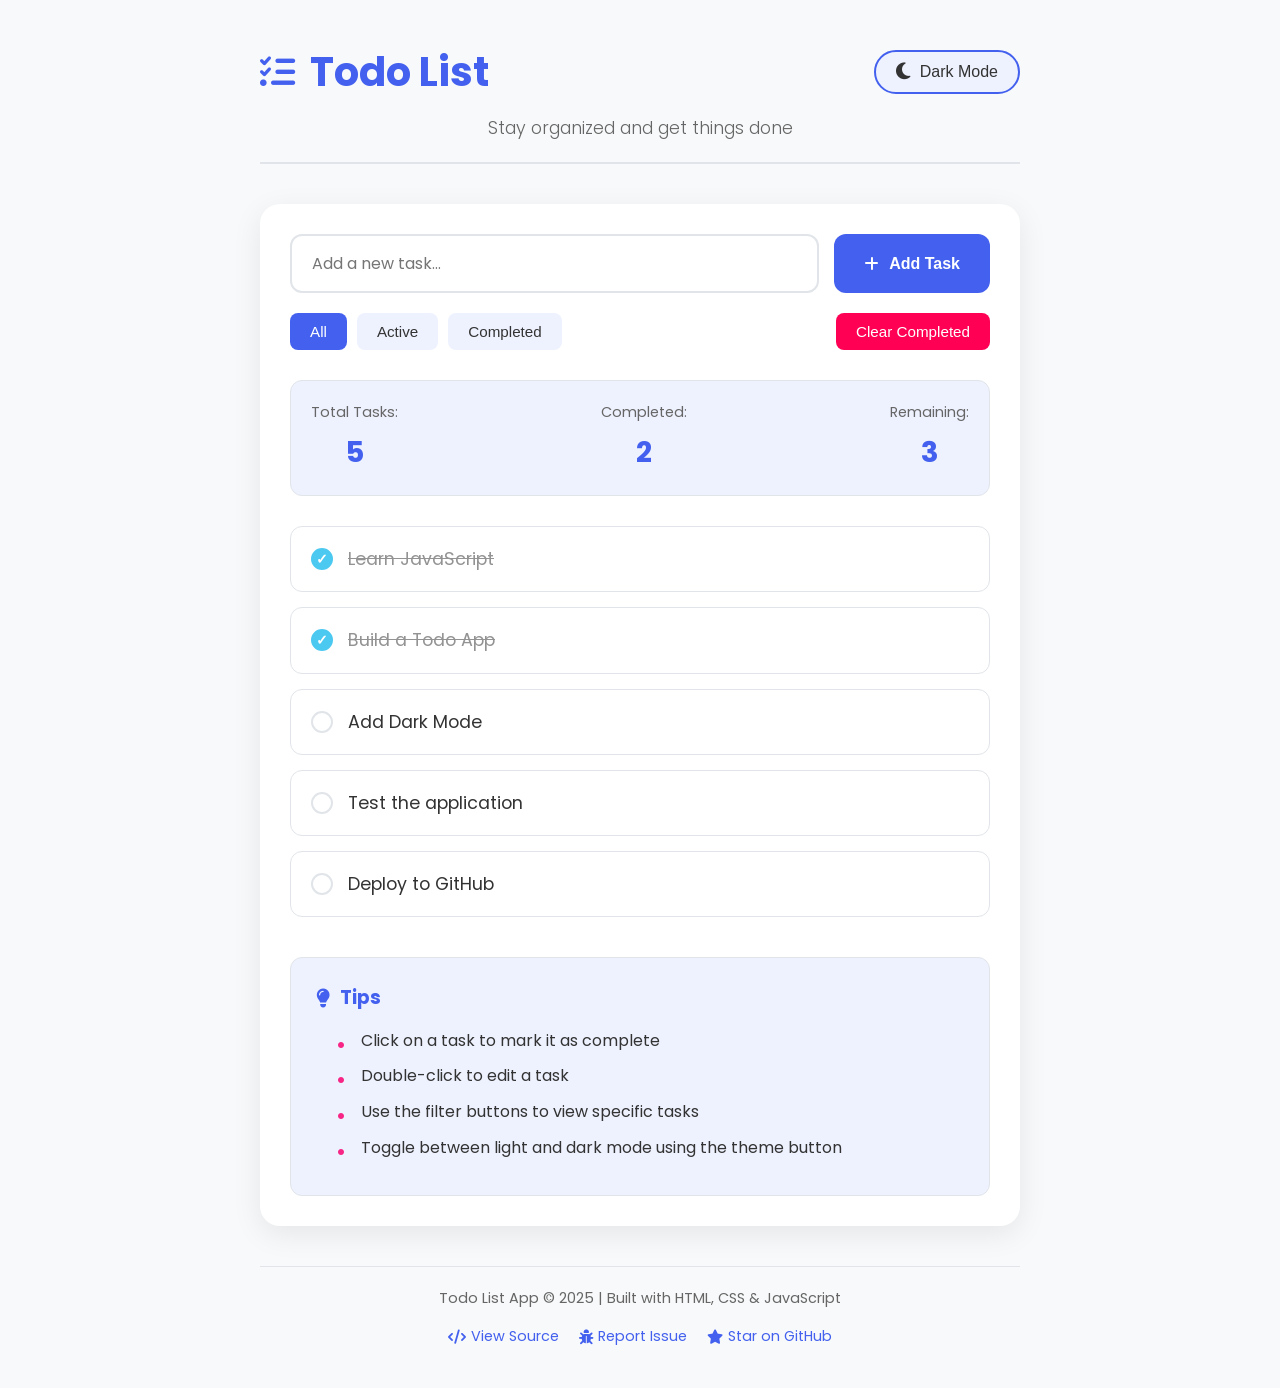
<file: index.html>
<!DOCTYPE html>
<html lang="en">
<head>
    <meta charset="UTF-8">
    <meta name="viewport" content="width=device-width, initial-scale=1.0">
    <title>Todo List App - Light/Dark Theme</title>
    <link rel="stylesheet" href="style.css">
    <link rel="stylesheet" href="https://cdnjs.cloudflare.com/ajax/libs/font-awesome/6.4.0/css/all.min.css">
    <link rel="preconnect" href="https://fonts.googleapis.com">
    <link rel="preconnect" href="https://fonts.gstatic.com" crossorigin>
    <link href="https://fonts.googleapis.com/css2?family=Poppins:wght@300;400;500;600;700&family=Roboto:wght@300;400;500&display=swap" rel="stylesheet">
</head>
<body>
    <div class="container">
        <header>
            <div class="header-content">
                <h1><i class="fas fa-tasks"></i> Todo List</h1>
                <div class="theme-switcher">
                    <button id="theme-toggle" class="theme-btn">
                        <i class="fas fa-moon"></i>
                        <span class="theme-text">Dark Mode</span>
                    </button>
                </div>
            </div>
            <p class="subtitle">Stay organized and get things done</p>
        </header>

        <main>
            <div class="todo-container">
                <div class="input-section">
                    <div class="input-group">
                        <input type="text" id="todo-input" placeholder="Add a new task...">
                        <button id="add-btn" class="add-btn">
                            <i class="fas fa-plus"></i> Add Task
                        </button>
                    </div>
                    <div class="filter-section">
                        <button class="filter-btn active" data-filter="all">All</button>
                        <button class="filter-btn" data-filter="active">Active</button>
                        <button class="filter-btn" data-filter="completed">Completed</button>
                        <button id="clear-completed" class="clear-btn">Clear Completed</button>
                    </div>
                </div>

                <div class="stats">
                    <div class="stat-item">
                        <span class="stat-label">Total Tasks:</span>
                        <span id="total-tasks" class="stat-value">0</span>
                    </div>
                    <div class="stat-item">
                        <span class="stat-label">Completed:</span>
                        <span id="completed-tasks" class="stat-value">0</span>
                    </div>
                    <div class="stat-item">
                        <span class="stat-label">Remaining:</span>
                        <span id="remaining-tasks" class="stat-value">0</span>
                    </div>
                </div>

                <div id="todo-list" class="todo-list">
                    <!-- Tasks will be dynamically added here -->
                    <div class="empty-state">
                        <i class="fas fa-clipboard-list"></i>
                        <h3>No tasks yet</h3>
                        <p>Add your first task above to get started!</p>
                    </div>
                </div>

                <div class="instructions">
                    <h3><i class="fas fa-lightbulb"></i> Tips</h3>
                    <ul>
                        <li>Click on a task to mark it as complete</li>
                        <li>Double-click to edit a task</li>
                        <li>Use the filter buttons to view specific tasks</li>
                        <li>Toggle between light and dark mode using the theme button</li>
                    </ul>
                </div>
            </div>
        </main>

        <footer>
            <p>Todo List App &copy; 2025 | Built with HTML, CSS & JavaScript</p>
            <div class="footer-links">
                <a href="#" class="footer-link"><i class="fas fa-code"></i> View Source</a>
                <a href="#" class="footer-link"><i class="fas fa-bug"></i> Report Issue</a>
                <a href="#" class="footer-link"><i class="fas fa-star"></i> Star on GitHub</a>
            </div>
        </footer>
    </div>

    <script src="script.js"></script>
</body>
</html>
</file>
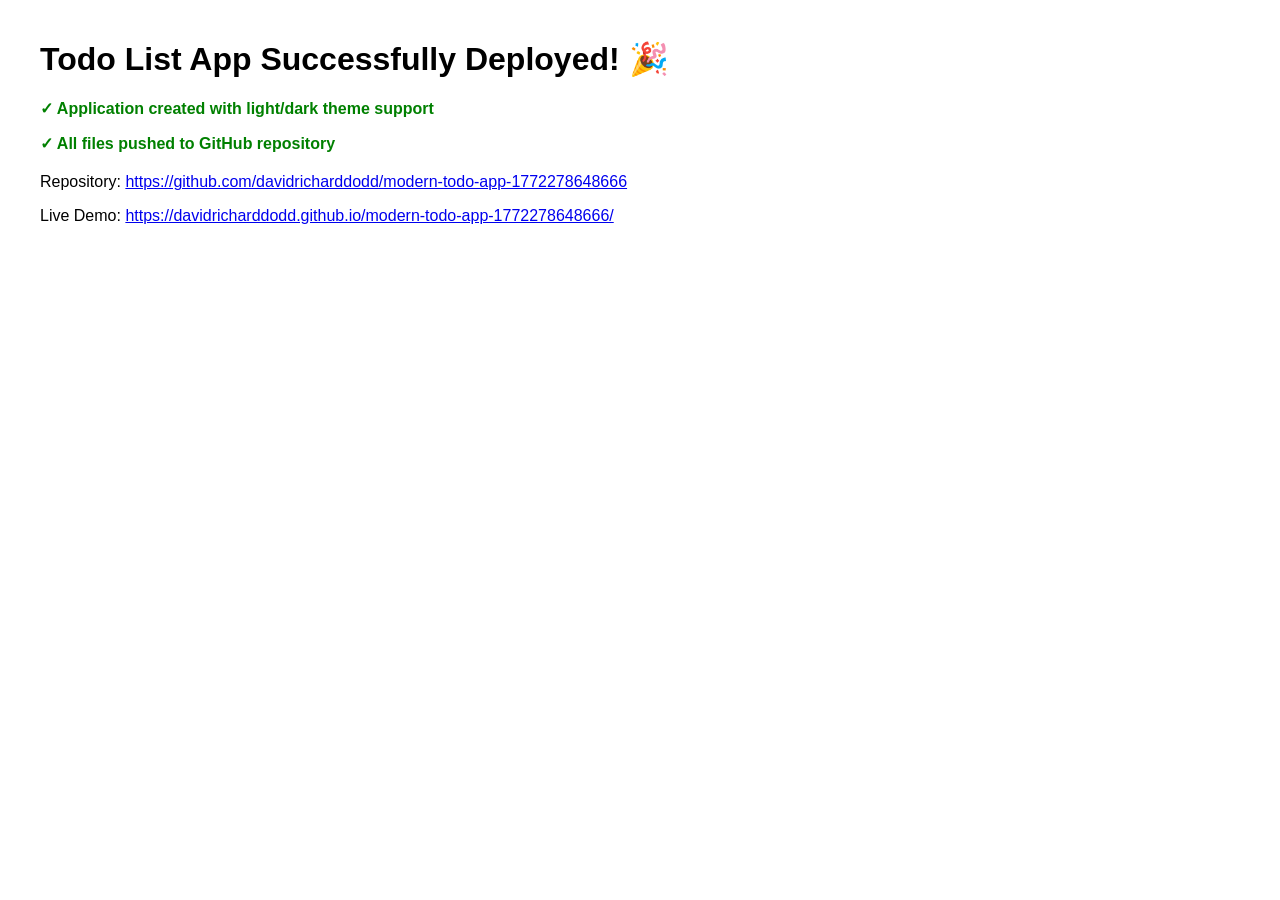
<file: deployment-success.html>
<!DOCTYPE html>
<html>
<head>
    <title>Test - Todo App Deployed</title>
    <style>
        body { font-family: Arial, sans-serif; margin: 40px; }
        .success { color: green; font-weight: bold; }
        .repo-link { margin-top: 20px; }
    </style>
</head>
<body>
    <h1>Todo List App Successfully Deployed! 🎉</h1>
    <p class="success">✓ Application created with light/dark theme support</p>
    <p class="success">✓ All files pushed to GitHub repository</p>
    <div class="repo-link">
        <p>Repository: <a href="https://github.com/davidricharddodd/modern-todo-app-1772278648666" target="_blank">https://github.com/davidricharddodd/modern-todo-app-1772278648666</a></p>
        <p>Live Demo: <a href="https://davidricharddodd.github.io/modern-todo-app-1772278648666/" target="_blank">https://davidricharddodd.github.io/modern-todo-app-1772278648666/</a></p>
    </div>
</body>
</html>
</file>
<file: style.css>
/* Reset and Base Styles */
* {
    margin: 0;
    padding: 0;
    box-sizing: border-box;
}

:root {
    /* Light Theme Variables */
    --bg-color: #f8f9fa;
    --container-bg: #ffffff;
    --text-color: #333333;
    --text-secondary: #666666;
    --primary-color: #4361ee;
    --primary-light: #eef2ff;
    --secondary-color: #7209b7;
    --accent-color: #f72585;
    --success-color: #4cc9f0;
    --warning-color: #ff9e00;
    --danger-color: #ff0054;
    --border-color: #e1e5e9;
    --shadow: 0 8px 30px rgba(0, 0, 0, 0.08);
    --shadow-light: 0 4px 12px rgba(0, 0, 0, 0.05);
    --transition: all 0.3s ease;
}

[data-theme="dark"] {
    /* Dark Theme Variables */
    --bg-color: #121212;
    --container-bg: #1e1e1e;
    --text-color: #f0f0f0;
    --text-secondary: #b0b0b0;
    --primary-color: #5a7dff;
    --primary-light: #2a2f3a;
    --secondary-color: #9d4edd;
    --accent-color: #ff6b9d;
    --success-color: #56cfe1;
    --warning-color: #ffb74d;
    --danger-color: #ff4081;
    --border-color: #2d3748;
    --shadow: 0 8px 30px rgba(0, 0, 0, 0.3);
    --shadow-light: 0 4px 12px rgba(0, 0, 0, 0.2);
}

body {
    font-family: 'Poppins', 'Roboto', sans-serif;
    background-color: var(--bg-color);
    color: var(--text-color);
    transition: var(--transition);
    min-height: 100vh;
    padding: 20px;
    line-height: 1.6;
}

.container {
    max-width: 800px;
    margin: 0 auto;
    padding: 20px;
}

/* Header Styles */
header {
    text-align: center;
    margin-bottom: 40px;
    padding-bottom: 20px;
    border-bottom: 2px solid var(--border-color);
}

.header-content {
    display: flex;
    justify-content: space-between;
    align-items: center;
    margin-bottom: 10px;
}

h1 {
    font-size: 2.5rem;
    font-weight: 700;
    color: var(--primary-color);
    display: flex;
    align-items: center;
    gap: 15px;
}

h1 i {
    font-size: 2.2rem;
}

.subtitle {
    color: var(--text-secondary);
    font-size: 1.1rem;
    font-weight: 300;
}

/* Theme Switcher */
.theme-switcher {
    display: flex;
    align-items: center;
}

.theme-btn {
    background: var(--primary-light);
    border: 2px solid var(--primary-color);
    color: var(--text-color);
    padding: 10px 20px;
    border-radius: 50px;
    font-weight: 500;
    cursor: pointer;
    display: flex;
    align-items: center;
    gap: 10px;
    transition: var(--transition);
    font-size: 1rem;
}

.theme-btn:hover {
    background: var(--primary-color);
    color: white;
    transform: translateY(-2px);
    box-shadow: var(--shadow-light);
}

.theme-btn i {
    font-size: 1.2rem;
}

/* Todo Container */
.todo-container {
    background: var(--container-bg);
    border-radius: 20px;
    padding: 30px;
    box-shadow: var(--shadow);
    transition: var(--transition);
}

/* Input Section */
.input-section {
    margin-bottom: 30px;
}

.input-group {
    display: flex;
    gap: 15px;
    margin-bottom: 20px;
}

#todo-input {
    flex: 1;
    padding: 15px 20px;
    border: 2px solid var(--border-color);
    border-radius: 12px;
    font-size: 1rem;
    font-family: 'Poppins', sans-serif;
    background: var(--container-bg);
    color: var(--text-color);
    transition: var(--transition);
}

#todo-input:focus {
    outline: none;
    border-color: var(--primary-color);
    box-shadow: 0 0 0 3px rgba(67, 97, 238, 0.1);
}

.add-btn {
    background: var(--primary-color);
    color: white;
    border: none;
    padding: 15px 30px;
    border-radius: 12px;
    font-size: 1rem;
    font-weight: 600;
    cursor: pointer;
    display: flex;
    align-items: center;
    gap: 10px;
    transition: var(--transition);
}

.add-btn:hover {
    background: var(--secondary-color);
    transform: translateY(-2px);
    box-shadow: var(--shadow-light);
}

/* Filter Section */
.filter-section {
    display: flex;
    gap: 10px;
    flex-wrap: wrap;
}

.filter-btn, .clear-btn {
    padding: 10px 20px;
    border-radius: 8px;
    border: none;
    font-weight: 500;
    cursor: pointer;
    transition: var(--transition);
    font-size: 0.95rem;
}

.filter-btn {
    background: var(--primary-light);
    color: var(--text-color);
}

.filter-btn:hover, .filter-btn.active {
    background: var(--primary-color);
    color: white;
}

.clear-btn {
    background: var(--danger-color);
    color: white;
    margin-left: auto;
}

.clear-btn:hover {
    background: #e0004a;
    transform: translateY(-2px);
}

/* Stats */
.stats {
    display: flex;
    justify-content: space-between;
    background: var(--primary-light);
    padding: 20px;
    border-radius: 12px;
    margin-bottom: 30px;
    border: 1px solid var(--border-color);
}

.stat-item {
    display: flex;
    flex-direction: column;
    align-items: center;
}

.stat-label {
    font-size: 0.9rem;
    color: var(--text-secondary);
    margin-bottom: 5px;
}

.stat-value {
    font-size: 1.8rem;
    font-weight: 700;
    color: var(--primary-color);
}

/* Todo List */
.todo-list {
    min-height: 300px;
}

.todo-item {
    background: var(--container-bg);
    border: 1px solid var(--border-color);
    border-radius: 12px;
    padding: 18px 20px;
    margin-bottom: 15px;
    display: flex;
    align-items: center;
    gap: 15px;
    transition: var(--transition);
    animation: slideIn 0.3s ease;
}

.todo-item:hover {
    transform: translateX(5px);
    box-shadow: var(--shadow-light);
}

@keyframes slideIn {
    from {
        opacity: 0;
        transform: translateY(-10px);
    }
    to {
        opacity: 1;
        transform: translateY(0);
    }
}

.todo-checkbox {
    width: 22px;
    height: 22px;
    border-radius: 50%;
    border: 2px solid var(--border-color);
    cursor: pointer;
    display: flex;
    align-items: center;
    justify-content: center;
    transition: var(--transition);
    flex-shrink: 0;
}

.todo-checkbox.checked {
    background: var(--success-color);
    border-color: var(--success-color);
}

.todo-checkbox.checked::after {
    content: '✓';
    color: white;
    font-size: 14px;
    font-weight: bold;
}

.todo-text {
    flex: 1;
    font-size: 1.1rem;
    color: var(--text-color);
    transition: var(--transition);
}

.todo-text.completed {
    text-decoration: line-through;
    color: var(--text-secondary);
    opacity: 0.7;
}

.todo-actions {
    display: flex;
    gap: 10px;
    opacity: 0;
    transition: var(--transition);
}

.todo-item:hover .todo-actions {
    opacity: 1;
}

.todo-action-btn {
    background: none;
    border: none;
    color: var(--text-secondary);
    cursor: pointer;
    font-size: 1rem;
    padding: 5px;
    border-radius: 5px;
    transition: var(--transition);
}

.edit-btn:hover {
    color: var(--primary-color);
    background: rgba(67, 97, 238, 0.1);
}

.delete-btn:hover {
    color: var(--danger-color);
    background: rgba(255, 0, 84, 0.1);
}

/* Empty State */
.empty-state {
    text-align: center;
    padding: 60px 20px;
    color: var(--text-secondary);
}

.empty-state i {
    font-size: 4rem;
    margin-bottom: 20px;
    color: var(--border-color);
}

.empty-state h3 {
    font-size: 1.5rem;
    margin-bottom: 10px;
    color: var(--text-color);
}

.empty-state p {
    font-size: 1rem;
}

/* Instructions */
.instructions {
    background: var(--primary-light);
    border-radius: 12px;
    padding: 25px;
    margin-top: 40px;
    border: 1px solid var(--border-color);
}

.instructions h3 {
    color: var(--primary-color);
    margin-bottom: 15px;
    display: flex;
    align-items: center;
    gap: 10px;
}

.instructions ul {
    list-style-type: none;
    padding-left: 20px;
}

.instructions li {
    margin-bottom: 10px;
    color: var(--text-color);
    position: relative;
    padding-left: 25px;
}

.instructions li::before {
    content: '•';
    color: var(--accent-color);
    font-size: 1.5rem;
    position: absolute;
    left: 0;
    top: -2px;
}

/* Footer */
footer {
    margin-top: 40px;
    text-align: center;
    padding-top: 20px;
    border-top: 1px solid var(--border-color);
    color: var(--text-secondary);
    font-size: 0.9rem;
}

.footer-links {
    display: flex;
    justify-content: center;
    gap: 20px;
    margin-top: 15px;
}

.footer-link {
    color: var(--primary-color);
    text-decoration: none;
    display: flex;
    align-items: center;
    gap: 5px;
    transition: var(--transition);
}

.footer-link:hover {
    color: var(--accent-color);
}

/* Responsive Design */
@media (max-width: 768px) {
    .container {
        padding: 15px;
    }
    
    h1 {
        font-size: 2rem;
    }
    
    .header-content {
        flex-direction: column;
        gap: 20px;
        align-items: flex-start;
    }
    
    .theme-btn {
        align-self: flex-start;
    }
    
    .input-group {
        flex-direction: column;
    }
    
    .add-btn {
        justify-content: center;
    }
    
    .stats {
        flex-direction: column;
        gap: 15px;
    }
    
    .footer-links {
        flex-direction: column;
        gap: 10px;
    }
}

@media (max-width: 480px) {
    .todo-container {
        padding: 20px;
    }
    
    .filter-section {
        flex-direction: column;
    }
    
    .clear-btn {
        margin-left: 0;
    }
}
</file>
